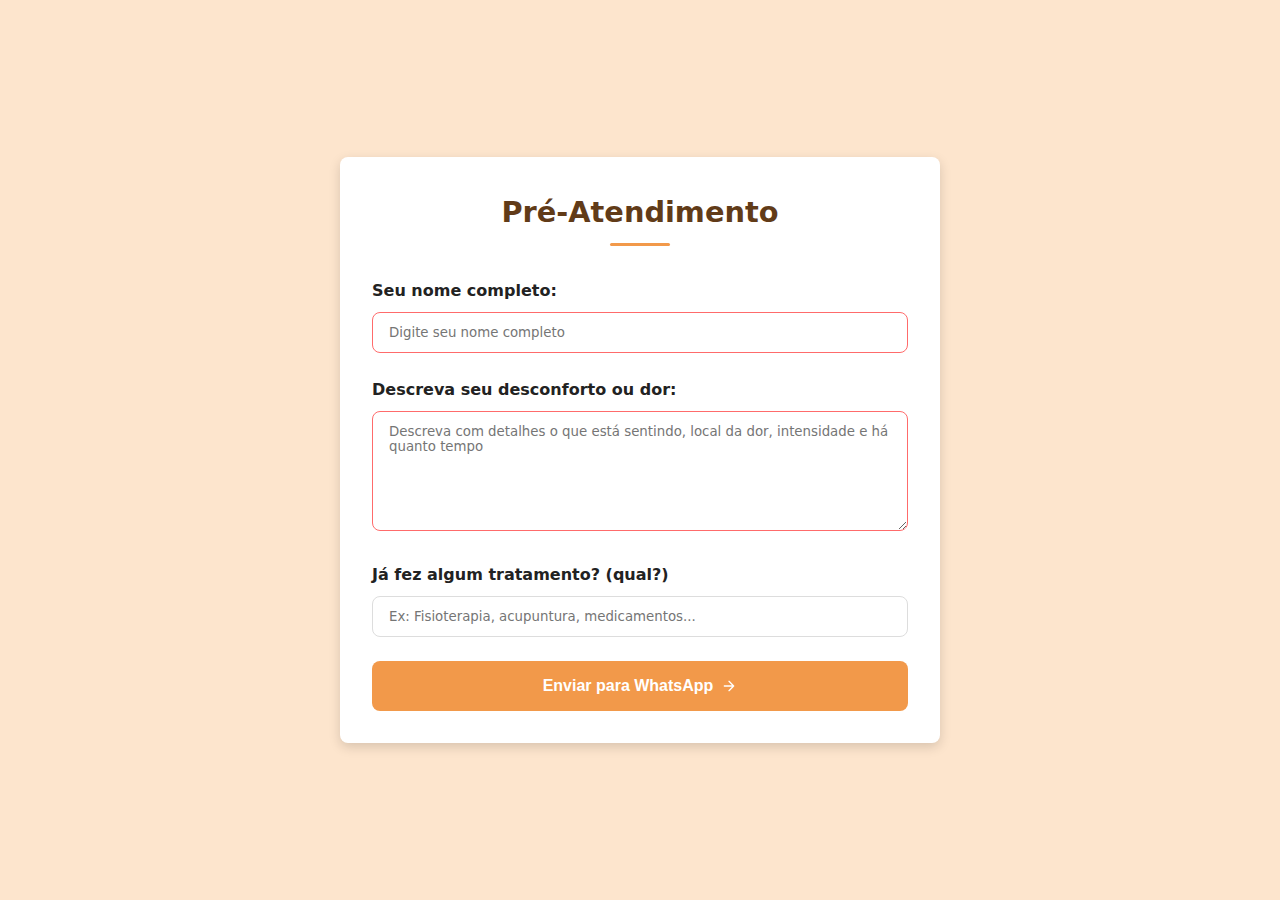
<file: site/page/preformulario.html>
<!DOCTYPE html>
<html lang="pt-BR">
  <head>
    <meta charset="UTF-8" />
    <meta name="viewport" content="width=device-width, initial-scale=1.0" />
    <title>Pré-Atendimento - FisioAção</title>
    <link
      rel="shortcut icon"
      href="../img/favicon-32x32.png"
      type="image/png"
    />
    <link rel="stylesheet" href="../css/style.css" />
    <link rel="stylesheet" href="../css/form.css" />
  </head>
  <body>
    <section class="pre-atendimento-section">
      <form id="preAtendimentoForm" class="pre-atendimento-form">
        <h2>Pré-Atendimento</h2>

        <div class="form-group">
          <label for="nome" class="form-label">Seu nome completo:</label>
          <input
            type="text"
            id="nome"
            name="nome"
            class="form-control"
            placeholder="Digite seu nome completo"
            required
          />
        </div>

        <div class="form-group">
          <label for="dor" class="form-label"
            >Descreva seu desconforto ou dor:</label
          >
          <textarea
            id="dor"
            name="dor"
            class="form-control"
            placeholder="Descreva com detalhes o que está sentindo, local da dor, intensidade e há quanto tempo"
            required
          ></textarea>
        </div>

        <div class="form-group">
          <label for="tratamento" class="form-label"
            >Já fez algum tratamento? (qual?)</label
          >
          <input
            type="text"
            id="tratamento"
            name="tratamento"
            class="form-control"
            placeholder="Ex: Fisioterapia, acupuntura, medicamentos..."
          />
        </div>

        <button type="submit" class="form-submit">
          Enviar para WhatsApp
          <svg
            width="16"
            height="16"
            viewBox="0 0 24 24"
            fill="none"
            xmlns="http://www.w3.org/2000/svg"
          >
            <path
              d="M5 12H19M19 12L12 5M19 12L12 19"
              stroke="currentColor"
              stroke-width="2"
              stroke-linecap="round"
              stroke-linejoin="round"
            />
          </svg>
        </button>
      </form>
    </section>

    <script src="../js/scripts.js"></script>
  </body>
</html>
</file>
<file: site/css/style.css>
/* =========[ VARIÁVEIS DE TEMA E CONFIGURAÇÕES GLOBAIS ]========= */
:root {
  --cor-principal: #613b18;
  --cor-secundaria: #fde5cd;
  --cor-destaque: #f2994a;
  --cor-neutra: #222222;
  --fonte-principal: 'Segoe UI', system-ui, -apple-system, BlinkMacSystemFont,
    sans-serif;
  --borda-arredondada: 8px;
  --transicao-padrao: all 0.3s cubic-bezier(0.25, 0.8, 0.25, 1);
  --sombra-padrao: 0 2px 4px rgba(0, 0, 0, 0.1);
  --sombra-elevada: 0 4px 12px rgba(0, 0, 0, 0.15);
}

/* =========[ RESET E BASE SEMÂNTICA ]========= */
*,
*::before,
*::after {
  margin: 0;
  padding: 0;
  box-sizing: border-box;
}

html {
  scroll-behavior: smooth;
  font-size: 16px;
  line-height: 1.6;
}

body {
  font-family: var(--fonte-principal);
  background-color: var(--cor-secundaria);
  color: var(--cor-neutra);
  -webkit-font-smoothing: antialiased;
  -moz-osx-font-smoothing: grayscale;
  text-rendering: optimizeLegibility;
}

a {
  text-decoration: none;
  color: inherit;
  transition: var(--transicao-padrao);
}

img {
  max-width: 100%;
  height: auto;
  display: block;
}

/* =========[ LAYOUT E ESTRUTURA ]========= */
.container {
  width: 100%;
  max-width: 1200px;
  margin: 0 auto;
  padding: 0 20px;
}

.section {
  padding: 4rem 0;
}

.section-title {
  font-size: 2.25rem;
  margin-bottom: 2rem;
  color: var(--cor-principal);
  text-align: center;
  position: relative;
}

.section-title::after {
  content: '';
  display: block;
  width: 80px;
  height: 4px;
  background: var(--cor-destaque);
  margin: 0.5rem auto 0;
  border-radius: 2px;
}

/* =========[ COMPONENTES REUTILIZÁVEIS ]========= */
.card {
  background: #fff;
  border-left: 5px solid var(--cor-principal);
  border-radius: var(--borda-arredondada);
  box-shadow: var(--sombra-padrao);
  padding: 1.5rem;
  transition: var(--transicao-padrao);
}

.card:hover {
  transform: translateY(-5px);
  box-shadow: var(--sombra-elevada);
}

.cta-button {
  display: inline-block;
  padding: 0.75rem 1.5rem;
  background-color: var(--cor-destaque);
  color: #fff;
  border-radius: var(--borda-arredondada);
  font-weight: 600;
  text-align: center;
  transition: var(--transicao-padrao);
  border: none;
  cursor: pointer;
}

.cta-button:hover {
  background-color: #e27c1c;
  transform: translateY(-2px);
}

.cta-button:focus {
  outline: none;
  box-shadow: 0 0 0 3px rgba(242, 153, 74, 0.4);
}

/* =========[ SEÇÃO HERO / BANNER ]========= */
.hero {
  position: relative;
  height: 80vh;
  min-height: 500px;
  background: url('../img/clinicaWEB.webp') center/cover no-repeat;
  display: flex;
  align-items: center;
  justify-content: center;
  text-align: center;
  color: #fff;
  animation: fadeInHero 1s ease-in-out;
}

.hero::before {
  content: '';
  position: absolute;
  top: 0;
  left: 0;
  width: 100%;
  height: 100%;
  background: rgba(0, 0, 0, 0.4);
}

.hero .container {
  position: relative;
  z-index: 1;
  background-color: rgba(0, 0, 0, 0.6);
  padding: 2rem;
  border-radius: var(--borda-arredondada);
  width: 40%;
  backdrop-filter: blur(4px);
}

.hero .logo {
  width: 250px;
  height: 250px;
  margin: 0 auto 1rem;
}

.hero .tagline {
  font-size: 1.2rem;
  margin-bottom: 1.5rem;
  line-height: 1.5;
}

/* =========[ SEÇÃO QUEM SOMOS ]========= */
.about {
  background-color: #fff;
}

.about .cards {
  display: grid;
  grid-template-columns: repeat(auto-fit, minmax(300px, 1fr));
  gap: 1.5rem;
  margin-top: 2rem;
}

.profile-card {
  position: relative;
  height: 300px;
  border-radius: var(--borda-arredondada);
  overflow: hidden;
}

.profile-card::after {
  content: '';
  position: absolute;
  bottom: 0;
  left: 0;
  width: 100%;
  height: 40%;
  background: linear-gradient(to top, rgba(0, 0, 0, 0.7), transparent);
}

.profile-info {
  position: absolute;
  bottom: 0;
  left: 0;
  width: 100%;
  padding: 1rem;
  color: white;
  z-index: 2;
}

/* =========[ SEÇÃO SERVIÇOS ]========= */
.services {
  background-color: var(--cor-secundaria);
}

.services-intro {
  text-align: center;
  font-size: 1.1rem;
  color: var(--cor-neutra);
  margin-bottom: 2.5rem;
  padding: 1.5rem;
  background: linear-gradient(135deg, #fff9f4, #ffffff);
  border-left: 4px solid var(--cor-destaque);
  border-radius: 12px;
  box-shadow: var(--sombra-padrao);
}

.services-list {
  display: flex;
  flex-direction: column;
  gap: 1.25rem;
  list-style: none;
}

.services-list li {
  background: #fff;
  border-left: 6px solid var(--cor-destaque);
  border-radius: var(--borda-arredondada);
  padding: 1.25rem;
  box-shadow: var(--sombra-padrao);
  transition: var(--transicao-padrao);
}

.services-list li:hover {
  transform: translateY(-3px);
  box-shadow: var(--sombra-elevada);
}

.pergunta {
  display: block;
  font-weight: 700;
  font-size: 1.1rem;
  color: var(--cor-principal);
  margin-bottom: 0.5rem;
}

.pergunta::before {
  content: '❓ ';
  color: var(--cor-destaque);
}

/* Estilos para os botões CTA dos serviços */
.service-cta-button {
  display: inline-flex;
  align-items: center;
  gap: 8px;
  padding: 10px 16px;
  background-color: var(--cor-destaque);
  color: white;
  border-radius: var(--borda-arredondada);
  font-weight: 600;
  font-size: 0.9rem;
  transition: var(--transicao-padrao);
  margin-top: 12px;
  border: none;
  cursor: pointer;
}

.service-cta-button:hover {
  background-color: #e27c1c;
  transform: translateY(-2px);
  box-shadow: var(--sombra-elevada);
}

.service-cta-button svg {
  transition: transform 0.3s ease;
}

.service-cta-button:hover svg {
  transform: translateX(3px);
}

/* Estilos para o rodapé de serviços */
.services-footer {
  background-color: var(--cor-secundaria);
  border-top: 3px solid var(--cor-principal);
  border-radius: 0 0 var(--borda-arredondada) var(--borda-arredondada);
  padding: 2rem;
  margin-top: 2rem;
  text-align: center;
}

.footer-content {
  max-width: 600px;
  margin: 0 auto;
  display: flex;
  flex-direction: column;
  align-items: center;
  gap: 1rem;
}

.footer-highlight {
  font-size: 1.1rem;
  color: var(--cor-principal);
  line-height: 1.6;
}

.footer-cta-button {
  padding: 12px 24px;
  background-color: var(--cor-principal);
  color: white;
  border-radius: var(--borda-arredondada);
  font-weight: 600;
  transition: var(--transicao-padrao);
}

.footer-cta-button:hover {
  background-color: #4a2d10;
  transform: translateY(-2px);
  box-shadow: var(--sombra-elevada);
}

/* =========[ SEÇÃO DEPOIMENTOS ]========= */
.testimonials {
  background: #fff;
}

.testimonials-grid {
  display: grid;
  grid-template-columns: repeat(auto-fit, minmax(280px, 1fr));
  gap: 1.5rem;
  margin-top: 2rem;
}

.testimonial-card {
  background: var(--cor-secundaria);
  border-left: 5px solid var(--cor-destaque);
  border-radius: var(--borda-arredondada);
  padding: 1.5rem;
  transition: var(--transicao-padrao);
}

.testimonial-card:hover {
  transform: translateY(-5px);
}

.testimonial-text {
  font-style: italic;
  margin-bottom: 1rem;
  position: relative;
}

.testimonial-text::before,
.testimonial-text::after {
  content: '"';
  font-size: 1.5rem;
  color: var(--cor-destaque);
  opacity: 0.5;
}

.testimonial-author {
  text-align: right;
  font-weight: 700;
  color: var(--cor-principal);
}

/* =========[ LISTA DE SERVIÇOS ]========= */
.services-list-container {
  background-color: #fff;
}

.services-grid {
  display: grid;
  grid-template-columns: repeat(auto-fit, minmax(300px, 1fr));
  gap: 1.5rem;
  margin-top: 2rem;
}

.service-category {
  background: #fff;
  border-left: 5px solid var(--cor-principal);
  border-radius: var(--borda-arredondada);
  padding: 1.5rem;
  box-shadow: var(--sombra-padrao);
}

.service-category h3 {
  color: var(--cor-principal);
  margin-bottom: 1rem;
  font-size: 1.25rem;
}

.service-category ul {
  list-style: none;
}

.service-category li {
  padding: 0.5rem 0;
  border-bottom: 1px dashed #eee;
}

.service-category li:last-child {
  border-bottom: none;
}

/* =========[ SEÇÃO CONTATO ]========= */
.contact {
  background: var(--cor-principal);
  color: #fff;
  padding: 4rem 0;
}

.contact .container {
  display: grid;
  grid-template-columns: repeat(auto-fit, minmax(300px, 1fr));
  gap: 2rem;
  align-items: center;
}

.contact-info {
  display: flex;
  flex-direction: column;
  gap: 1rem;
}

.contact-method {
  display: flex;
  align-items: center;
  gap: 0.75rem;
}



/* =========[ RODAPÉ ]========= */
.footer {
  background: #111;
  color: #aaa;
  padding: 2rem 0;
  text-align: center;
  font-size: 0.9rem;
}

.footer-content {
  display: flex;
  flex-direction: column;
  gap: 1rem;
}

.social-links {
  display: flex;
  justify-content: center;
  gap: 1rem;
}

.social-link {
  display: inline-flex;
  align-items: center;
  justify-content: center;
  width: 40px;
  height: 40px;
  background: rgba(255, 255, 255, 0.1);
  border-radius: 50%;
  transition: var(--transicao-padrao);
}

.social-link:hover {
  background: var(--cor-destaque);
  color: #fff;
}

/* =========[ ANIMAÇÕES ]========= */
@keyframes fadeInHero {
  from {
    opacity: 0;
    transform: translateY(20px);
  }
  to {
    opacity: 1;
    transform: translateY(0);
  }
}

/* =========[ RESPONSIVIDADE ]========= */
@media (max-width: 1024px) {
  .hero .container {
    width: 60%;
  }
}

@media (max-width: 768px) {
  .section {
    padding: 3rem 0;
  }

  .hero {
    height: 60vh;
    min-height: 400px;
    background-image: url('../img/clinicaMOBILE.webp');
  }

  .hero .container {
    width: 85%;
    padding: 1.5rem;
  }

  .hero .logo {
    width: 180px;
    height: 180px;
  }

  .section-title {
    font-size: 1.75rem;
  }
}

@media (max-width: 480px) {
  html {
    font-size: 14px;
  }

  .section {
    padding: 2rem 0;
  }

  .hero {
    height: 70vh;
  }

  .hero .container {
    width: 90%;
    padding: 1rem;
  }

  .contact-form {
    padding: 1.5rem;
  }
}
</file>
<file: site/css/form.css>
/* =========[ FORMULÁRIO DE PRÉ-ATENDIMENTO ]========= */
body {
  background-color: var(--cor-secundaria);
  display: flex;
  justify-content: center;
  align-items: center;
  min-height: 100vh;
  padding: 20px;
}

.pre-atendimento-section {
  background-color: var(--cor-secundaria);
  width: 100%;
  padding: 2rem 0;
}

.pre-atendimento-form {
  background: #fff;
  max-width: 600px;
  margin: 0 auto;
  padding: 2rem;
  border-radius: var(--borda-arredondada);
  box-shadow: var(--sombra-elevada);
}

.pre-atendimento-form h2 {
  color: var(--cor-principal);
  text-align: center;
  margin-bottom: 2rem;
  font-size: 1.8rem;
  position: relative;
}

.pre-atendimento-form h2::after {
  content: '';
  display: block;
  width: 60px;
  height: 3px;
  background: var(--cor-destaque);
  margin: 0.5rem auto 0;
  border-radius: 2px;
}

.form-group {
  margin-bottom: 1.5rem;
}

.form-label {
  display: block;
  margin-bottom: 0.5rem;
  font-weight: 600;
  color: var(--cor-neutra);
}

.form-control {
  width: 100%;
  padding: 0.75rem 1rem;
  border: 1px solid #ddd;
  border-radius: var(--borda-arredondada);
  font-family: var(--fonte-principal);
  transition: var(--transicao-padrao);
}

.form-control:focus {
  border-color: var(--cor-destaque);
  box-shadow: 0 0 0 3px rgba(242, 153, 74, 0.2);
  outline: none;
}

textarea.form-control {
  min-height: 120px;
  resize: vertical;
}

.form-submit {
  width: 100%;
  display: flex;
  align-items: center;
  justify-content: center;
  gap: 8px;
  padding: 16px;
  font-size: 1rem;
  background-color: var(--cor-destaque);
  color: white;
  border: none;
  border-radius: var(--borda-arredondada);
  font-weight: 600;
  cursor: pointer;
  transition: var(--transicao-padrao);
}

.form-submit:hover {
  background-color: #e27c1c;
  transform: translateY(-2px);
  box-shadow: var(--sombra-elevada);
}

/* Validação do formulário */
.form-control:invalid {
  border-color: #ff6b6b;
}

.form-control:invalid:focus {
  box-shadow: 0 0 0 3px rgba(255, 107, 107, 0.2);
}

/* Responsividade */
@media (max-width: 768px) {
  .pre-atendimento-form {
    padding: 1.5rem;
  }

  .pre-atendimento-form h2 {
    font-size: 1.5rem;
  }
}
</file>
